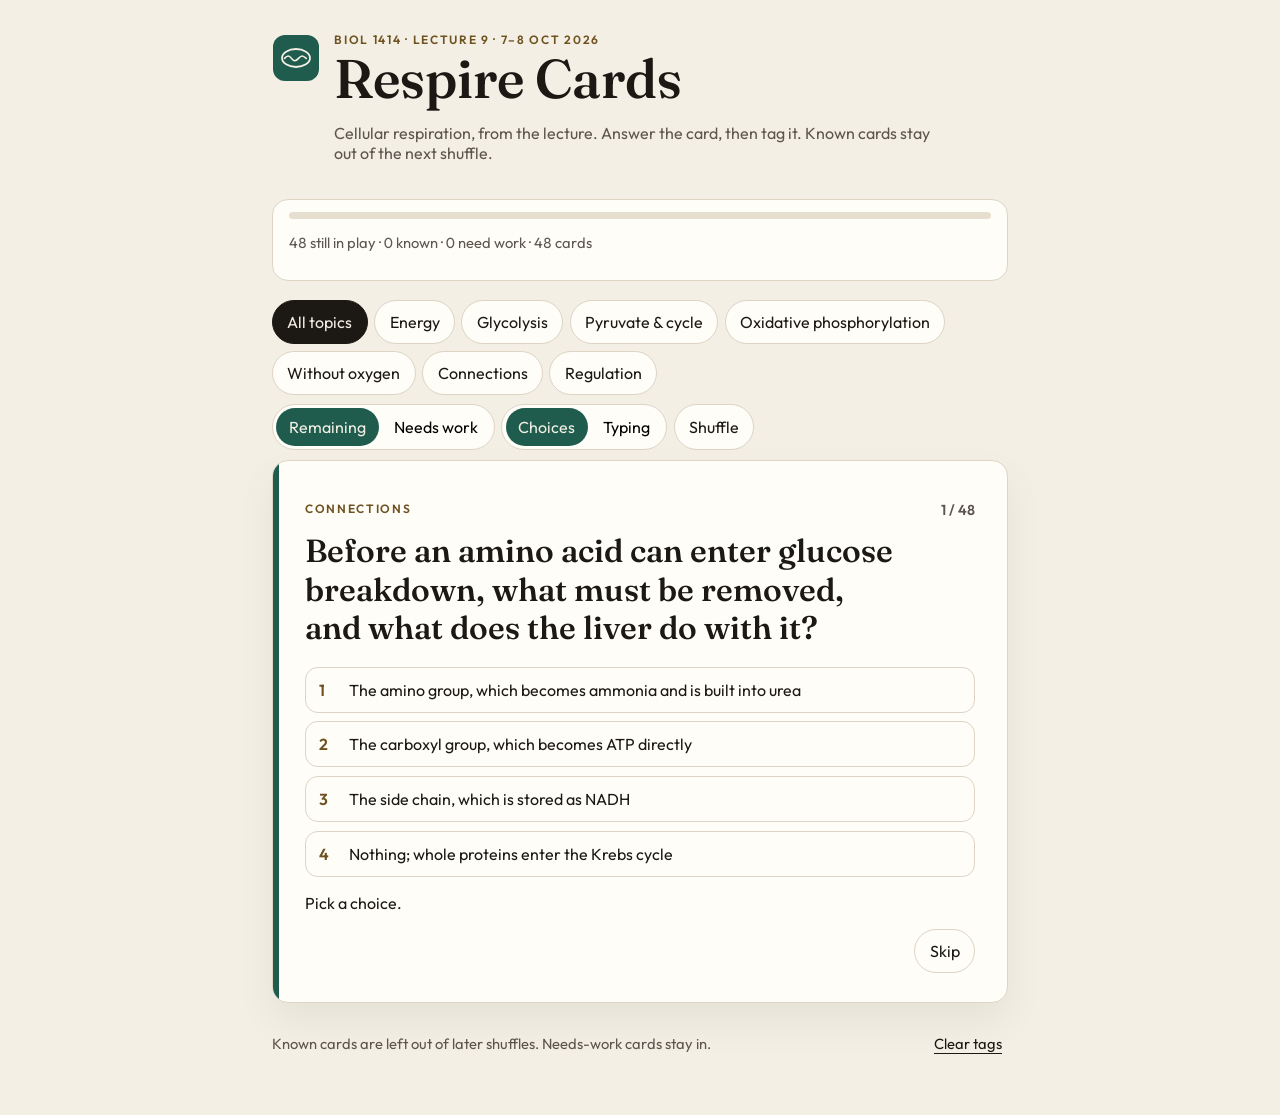
<file: index.html>
<!DOCTYPE html>
<html lang="en">
  <head>
    <meta charset="utf-8" />
    <meta name="viewport" content="width=device-width, initial-scale=1" />
    <title>Respire Cards · BIOL 1414 Lecture 9</title>
    <meta
      name="description"
      content="Flashcards for BIOL 1414 Lecture 9, cellular respiration. Check each answer, then tag cards you know so the next shuffle leaves them out."
    />
    <link rel="icon" href="/favicon.svg" type="image/svg+xml" />
    <link rel="preconnect" href="https://fonts.googleapis.com" />
    <link rel="preconnect" href="https://fonts.gstatic.com" crossorigin />
    <link
      href="https://fonts.googleapis.com/css2?family=Fraunces:opsz,wght@9..144,560;9..144,640&family=Outfit:wght@400;500;600&display=swap"
      rel="stylesheet"
    />
    <style>
      :root {
        --paper: #f3efe4;
        --paper-deep: #e6dfd0;
        --card: #fffdf8;
        --ink: #1c1915;
        --muted: #5c564e;
        --line: #ddd4c4;
        --rule: #e4dccb;
        --pine: #1f5c4d;
        --pine-soft: #e5f2ec;
        --clay: #8e3018;
        --clay-soft: #f8e8e2;
        --brass: #6e5220;
      }
      * { box-sizing: border-box; }
      html { -webkit-font-smoothing: antialiased; }
      body {
        margin: 0;
        min-height: 100vh;
        color: var(--ink);
        font-family: Outfit, "Avenir Next", "Segoe UI", sans-serif;
        background-color: var(--paper);
      }
      button { font: inherit; cursor: pointer; }
      button:disabled { cursor: default; }
      :focus-visible { outline: 2px solid var(--pine); outline-offset: 2px; }
      main { max-width: 48rem; margin: 0 auto; padding: 2rem 1rem 3rem; }
      .kicker { letter-spacing: 0.14em; text-transform: uppercase; color: var(--brass); font-size: 0.75rem; font-weight: 600; margin: 0; }
      h1 { font-family: Fraunces, Palatino, serif; font-size: clamp(2.4rem, 6vw, 3.4rem); line-height: 1.05; margin: 0.2rem 0 0; font-weight: 560; }
      .lede { color: var(--muted); max-width: 38rem; }
      .stats, .card, .done { background: var(--card); border: 1px solid var(--line); border-radius: 1rem; }
      .stats { padding: 0.8rem 1rem; margin: 1.2rem 0; }
      .bar { display: flex; height: 0.4rem; background: var(--paper-deep); border-radius: 999px; overflow: hidden; }
      .bar i { display: block; height: 100%; }
      .meta { display: flex; flex-wrap: wrap; gap: 0.35rem 1rem; color: var(--muted); font-variant-numeric: tabular-nums; font-size: 0.92rem; }
      .row { display: flex; flex-wrap: wrap; gap: 0.4rem; margin-bottom: 0.6rem; }
      .chip, .ghost, .solid, .tag, .choice { min-height: 2.75rem; border-radius: 999px; border: 1px solid var(--line); background: var(--card); color: var(--ink); }
      .chip, .ghost, .solid { padding: 0.4rem 0.9rem; }
      .chip[aria-pressed="true"] { background: var(--ink); color: var(--paper); border-color: var(--ink); }
      .seg button[aria-pressed="true"] { background: var(--pine); color: var(--paper); }
      .seg { display: flex; gap: 0.15rem; padding: 0.2rem; border: 1px solid var(--line); border-radius: 999px; background: var(--card); }
      .seg button { border: 0; background: transparent; min-height: 2.35rem; border-radius: 999px; padding: 0 0.8rem; }
      .card { position: relative; overflow: hidden; box-shadow: 0 18px 40px rgb(28 25 21 / 0.06); }
      .card .pad, .done { padding: 1.4rem 1.2rem 1.2rem 1.4rem; }
      .spine { position: absolute; inset: 0 auto 0 0; width: 0.4rem; background: var(--pine); }
      .topic { display: flex; justify-content: space-between; gap: 1rem; color: var(--brass); font-size: 0.75rem; letter-spacing: 0.14em; text-transform: uppercase; font-weight: 600; }
      .topic span:last-child { color: var(--muted); letter-spacing: 0; text-transform: none; font-size: 0.9rem; }
      h2 { font-family: Fraunces, Palatino, serif; font-size: clamp(1.6rem, 4vw, 2rem); line-height: 1.2; font-weight: 560; margin: 0.8rem 0 0; text-wrap: balance; }
      .choices { display: grid; gap: 0.55rem; margin-top: 1.2rem; }
      .choice { display: flex; gap: 0.7rem; text-align: left; align-items: flex-start; border-radius: 0.8rem; padding: 0.75rem 0.8rem; width: 100%; }
      .choice b { color: var(--brass); font-weight: 600; width: 1.2rem; flex: none; }
      .choice.right { background: var(--pine-soft); border-color: var(--pine); }
      .choice.wrong { background: var(--clay-soft); border-color: var(--clay); }
      .choice.dim { color: var(--muted); }
      label { display: block; margin-top: 1.1rem; color: var(--muted); font-size: 0.92rem; }
      input { width: 100%; min-height: 2.75rem; margin-top: 0.35rem; border-radius: 0.8rem; border: 1px solid var(--line); background: var(--paper); padding: 0 0.8rem; font: inherit; color: var(--ink); }
      .warn { color: var(--clay); font-weight: 600; }
      .banner { margin-top: 1rem; border-radius: 0.8rem; padding: 0.9rem 1rem; color: var(--paper); }
      .banner.ok { background: var(--pine); }
      .banner.no { background: var(--clay); }
      .banner strong { font-family: Fraunces, Palatino, serif; font-size: 1.6rem; display: block; }
      .banner p { margin: 0.35rem 0 0; }
      .tags { display: grid; gap: 0.5rem; margin-top: 0.8rem; }
      @media (min-width: 640px) { .tags { grid-template-columns: 1fr 1fr; } .card .pad, .done { padding: 1.8rem 2rem; } }
      .tag { border-radius: 0.8rem; font-weight: 650; }
      .tag.on-pine { background: var(--pine); color: var(--paper); border-color: var(--pine); }
      .tag.on-clay { background: var(--clay); color: var(--paper); border-color: var(--clay); }
      .actions { display: flex; justify-content: flex-end; margin-top: 0.9rem; }
      .solid { background: var(--pine); color: var(--paper); border-color: var(--pine); font-weight: 650; }
      .solid.ink { background: var(--ink); border-color: var(--ink); }
      .foot { display: flex; flex-wrap: wrap; justify-content: space-between; gap: 0.6rem; margin-top: 1rem; color: var(--muted); font-size: 0.92rem; align-items: center; }
      .linkish { background: none; border: 0; color: var(--ink); text-decoration: underline; text-underline-offset: 0.25rem; min-height: 2.75rem; }
      .mark { width: 3rem; height: 3rem; flex: none; margin-top: 0.15rem; }
      .head { display: flex; gap: 0.9rem; align-items: flex-start; }
      .topic-pick { display: none; align-items: center; gap: 0.6rem; margin-bottom: 0.6rem; }
      .topic-pick span { color: var(--muted); font-size: 0.92rem; font-weight: 600; }
      .topic-pick select { flex: 1; min-height: 2.75rem; border-radius: 999px; border: 1px solid var(--line); background: var(--card); color: var(--ink); font: inherit; padding: 0 0.8rem; }
      @media (max-width: 639px) {
        #topics { display: none; }
        .topic-pick { display: flex; }
        main { padding-top: 1.25rem; }
      }
    </style>
  </head>
  <body>
    <main>
      <header class="head">
        <svg class="mark" viewBox="0 0 48 48" aria-hidden="true">
          <rect x="1" y="1" width="46" height="46" rx="12" fill="#1f5c4d" />
          <ellipse cx="24" cy="24" rx="14" ry="9" fill="none" stroke="#f3efe4" stroke-width="1.8" />
          <path d="M12.5 24.4c2.8-3.2 4.8-3.2 7 0s4.2 3.2 7 0 4.2-3.2 7.8 0" fill="none" stroke="#f3efe4" stroke-width="1.6" stroke-linecap="round" />
        </svg>
        <div>
          <p class="kicker">BIOL 1414 · Lecture 9 · 7–8 Oct 2026</p>
          <h1>Respire Cards</h1>
          <p class="lede">Cellular respiration, from the lecture. Answer the card, then tag it. Known cards stay out of the next shuffle.</p>
        </div>
      </header>
      <section class="stats" aria-live="polite">
        <div class="bar" aria-hidden="true"><i id="bar-known"></i><i id="bar-work"></i></div>
        <p class="meta" id="stats"></p>
      </section>
      <label class="topic-pick">
        <span>Topic</span>
        <select id="topic-select" aria-label="Topic"></select>
      </label>
      <div class="row" id="topics"></div>
      <div class="row">
        <div class="seg" role="group" aria-label="Deck">
          <button type="button" id="view-remaining">Remaining</button>
          <button type="button" id="view-work">Needs work</button>
        </div>
        <div class="seg" role="group" aria-label="Answer by">
          <button type="button" id="mode-choice">Choices</button>
          <button type="button" id="mode-recall">Typing</button>
        </div>
        <button type="button" class="ghost" id="shuffle">Shuffle</button>
      </div>
      <section id="stage"></section>
      <footer class="foot">
        <p>Known cards are left out of later shuffles. Needs-work cards stay in.</p>
        <button type="button" class="linkish" id="clear">Clear tags</button>
      </footer>
    </main>
    <script>
      const CARDS = [{"id":"resp-job","topic":"Energy","prompt":"What does cellular respiration do with the energy stored in glucose?","answer":"Converts it into ATP the cell can use","accept":["makes atp from glucose","converts glucose energy into atp","extracts energy from glucose to make atp","turns chemical energy of glucose into atp"],"choices":["Converts it into ATP the cell can use","Stores it as heat so the cell stays warm","Turns oxygen directly into sugar","Builds glucose from carbon dioxide"],"why":"Respiration is a series of pathways that extract the chemical energy in glucose and convert it into ATP."},{"id":"redox-ox","topic":"Energy","prompt":"In a redox reaction, oxidation means what?","answer":"Loss of an electron","accept":["losing an electron","electrons are lost","leo","removal of an electron"],"choices":["Loss of an electron","Gain of an electron","Addition of a phosphate","Splitting of water"],"why":"LEO the lion says GER: lose electrons, oxidized; gain electrons, reduced.","strict":true},{"id":"redox-red","topic":"Energy","prompt":"In a redox reaction, reduction means what?","answer":"Gain of an electron","accept":["gaining an electron","electrons are gained","ger","addition of an electron"],"choices":["Gain of an electron","Loss of an electron","Release of a phosphate","Loss of a proton only"],"why":"The reduced form holds more potential energy. NAD+ becomes NADH when it is reduced.","strict":true},{"id":"redox-pe","topic":"Energy","prompt":"What happens to potential energy when a molecule is oxidized?","answer":"Potential energy decreases","accept":["it decreases","decreases","potential energy goes down","energy decreases"],"choices":["Potential energy decreases","Potential energy increases","Potential energy stays the same","The molecule is destroyed"],"why":"Reduction raises potential energy. Cells move electrons in small packages so the drop is usable, not destructive.","strict":true},{"id":"small-steps","topic":"Energy","prompt":"Why are electrons removed from food in small steps instead of one burst?","answer":"One burst would release too much energy and damage the cell","accept":["too much energy would be destructive","a single burst would damage the cell","small packages avoid a destructive burst"],"choices":["One burst would release too much energy and damage the cell","Oxygen can only accept one electron per hour","Enzymes cannot bind a whole glucose at once","The nucleus cannot store a large charge"],"why":"Most of the energy cells use sits in high-energy electrons. Tracking respiration means tracking those electrons."},{"id":"nad-form","topic":"Energy","prompt":"NAD comes from which vitamin, and which form of NAD is reduced?","answer":"Vitamin B3 (niacin); NADH is reduced","accept":["b3 nadh","niacin nadh","vitamin b3 and nadh","niacin reduced form is nadh"],"choices":["Vitamin B3 (niacin); NADH is reduced","Vitamin B2; NAD+ is reduced","Vitamin C; NADPH is reduced","Vitamin B12; FAD is reduced"],"why":"NAD+ is the oxidized carrier. NADH is the reduced carrier that shuttles high-energy electrons."},{"id":"oxidizing-agent","topic":"Energy","prompt":"When RH reduces NAD+ to NADH, which molecule is the oxidizing agent?","answer":"NAD+","accept":["nad+","nad plus","oxidized nad","nad"],"choices":["NAD+","NADH","RH","ATP"],"why":"The oxidizing agent is reduced. NAD+ gains electrons. RH is the reducing agent and is oxidized to R.","strict":true},{"id":"fad","topic":"Energy","prompt":"FAD is made from which vitamin, and what is its reduced form?","answer":"Vitamin B2 (riboflavin); FADH2","accept":["b2 fadh2","riboflavin fadh2","vitamin b2 and fadh2"],"choices":["Vitamin B2 (riboflavin); FADH2","Vitamin B3 (niacin); NADH","Vitamin B1; FAD+","Vitamin B6; NADPH"],"why":"NAD+ and FAD are the carriers used to pull energy out of sugars. FADH2 feeds the chain later than NADH."},{"id":"nadp","topic":"Energy","prompt":"How is NADP different from NAD, and where does the lecture put it to work?","answer":"It has an extra phosphate and is used in anabolic reactions and photosynthesis","accept":["extra phosphate photosynthesis","extra phosphate and anabolic reactions","used in photosynthesis not sugar breakdown"],"choices":["It has an extra phosphate and is used in anabolic reactions and photosynthesis","It has one less phosphate and replaces ATP","It is the final electron acceptor of the chain","It carries oxygen into mitochondria"],"why":"Anabolic means synthesis. NAD+ and FAD extract energy from sugars; NADP does not do that job."},{"id":"free-energy","topic":"Energy","prompt":"Why can't a cell store leftover energy as free energy?","answer":"It becomes heat and uncontrolled motion that can kill the cell","accept":["excess heat and thermal motion","it would damage or kill the cell","free energy becomes destructive heat"],"choices":["It becomes heat and uncontrolled motion that can kill the cell","Free energy leaks out through the cell wall as light","Membranes cannot touch a charged molecule","Free energy turns into DNA"],"why":"ATP works like a rechargeable battery: energy goes in when it is made and comes out when a phosphate is released."},{"id":"dephos","topic":"Energy","prompt":"What is dephosphorylation of ATP?","answer":"Energy is released when one or two phosphates leave ATP","accept":["release of a phosphate from atp","removing phosphate groups from atp releases energy","hydrolysis of atp to adp"],"choices":["Energy is released when one or two phosphates leave ATP","A phosphate is added to ADP with no energy change","ATP loses adenine and becomes a sugar","The cell burns ATP without making ADP"],"why":"The phosphates repel one another, so ATP is unstable and ready to give one up. That transfer is usually onto another molecule."},{"id":"two-atp-routes","topic":"Energy","prompt":"About what share of ATP from glucose comes from chemiosmosis?","answer":"About 90%","accept":["90","90 percent","about 90","ninety percent","90%"],"choices":["About 90%","About 10%","About 50%","100%"],"why":"Substrate-level phosphorylation, moving a phosphate from an intermediate onto ADP, makes only about 10%.","strict":true},{"id":"slp","topic":"Energy","prompt":"What is substrate-level phosphorylation?","answer":"ATP is made by moving a phosphate from a pathway intermediate onto ADP","accept":["phosphate transferred from an intermediate to adp","a phosphate is removed from an intermediate to make atp","direct transfer of a phosphate to adp"],"choices":["ATP is made by moving a phosphate from a pathway intermediate onto ADP","Protons spin ATP synthase in the membrane","Oxygen is added to ADP","Glucose is phosphorylated by light"],"why":"It is the small, direct route. Chemiosmosis, in the mitochondrion of eukaryotes, makes the large share."},{"id":"oxphos-def","topic":"Energy","prompt":"What is oxidative phosphorylation?","answer":"ATP production that happens in the presence of oxygen","accept":["making atp using oxygen","atp made when oxygen is present","phosphorylation that requires oxygen"],"choices":["ATP production that happens in the presence of oxygen","Splitting glucose in the cytoplasm without oxygen","Building glucose from CO2","Adding a phosphate using only light"],"why":"Chemiosmosis also runs in photosynthesis, but oxidative phosphorylation is the oxygen-dependent ATP production of respiration."},{"id":"gly-where","topic":"Glycolysis","prompt":"Where does glycolysis occur, and does it use oxygen directly?","answer":"In the cytoplasm, and it does not use oxygen","accept":["cytoplasm no oxygen","cytosol and it is anaerobic","cytoplasm of prokaryotes and eukaryotes without oxygen","cytoplasm does not require oxygen"],"choices":["In the cytoplasm, and it does not use oxygen","In the mitochondrial matrix, and it requires oxygen","On the inner membrane, and it requires oxygen","In the nucleus, and it uses carbon dioxide"],"why":"Nearly every organism runs glycolysis. The lecture treats it as anaerobic: oxygen is not a reactant."},{"id":"glucose-entry","topic":"Glycolysis","prompt":"What two routes let glucose into a cell in this lecture?","answer":"Secondary active transport, and GLUT facilitated diffusion","accept":["secondary active transport and glut","glut proteins and active transport","facilitated diffusion through glut and secondary active transport"],"choices":["Secondary active transport, and GLUT facilitated diffusion","Simple diffusion through the lipid bilayer only","Endocytosis of starch granules","A nuclear pore and a vacuole pump"],"why":"GLUT proteins are glucose transporters. Secondary active transport moves glucose against its gradient."},{"id":"gly-invest","topic":"Glycolysis","prompt":"What does the energy-investment phase of glycolysis do, and what does it cost?","answer":"It traps glucose and splits it into two pyruvates, at a cost of 2 ATP","accept":["splits glucose into two pyruvates costs 2 atp","traps and splits glucose using 2 atp","two pyruvate and invests 2 atp"],"choices":["It traps glucose and splits it into two pyruvates, at a cost of 2 ATP","It makes 4 ATP and releases CO2","It reduces oxygen to water using 2 ATP","It joins two pyruvates into glucose and gains 2 ATP"],"why":"The first phase keeps glucose in the cell and rearranges the six-carbon sugar before the split into two three-carbon pyruvates."},{"id":"gly-net","topic":"Glycolysis","prompt":"What is the net yield of glycolysis from one glucose?","answer":"2 pyruvate, 2 NADH, and a net of 2 ATP","accept":["2 atp and 2 nadh","net 2 atp and 2 nadh","two atp two nadh two pyruvate","2 pyruvate 2 nadh net 2 atp"],"choices":["2 pyruvate, 2 NADH, and a net of 2 ATP","2 pyruvate, 2 NADH, and a net of 4 ATP","1 pyruvate, 1 FADH2, and 36 ATP","2 acetyl CoA and 2 CO2 only"],"why":"The payoff phase makes 4 ATP. Two replace the two that were spent, so the net is 2 ATP plus 2 NADH.","strict":true},{"id":"rbc","topic":"Glycolysis","prompt":"Why is glycolysis the only ATP source in a mature mammalian red blood cell?","answer":"It has no mitochondria, so it cannot respire aerobically","accept":["no mitochondria","red blood cells lack mitochondria","they cannot do aerobic respiration"],"choices":["It has no mitochondria, so it cannot respire aerobically","It has no cytoplasm, so the Krebs cycle is the only option","Hemoglobin blocks every enzyme except ATP synthase","Oxygen cannot cross the red cell membrane"],"why":"If glycolysis stops, the sodium-potassium pumps fail and the cell dies."},{"id":"whole-aerobic","topic":"Glycolysis","prompt":"In this lecture, about how many ATP does the full aerobic breakdown of one glucose yield?","answer":"About 32 to 36, and about 34 in humans","accept":["32 to 36","32 36","about 34","34","32-36","34 atp","humans make 34"],"choices":["About 32 to 36, and about 34 in humans","Exactly 2","Exactly 4","About 100"],"why":"The count varies by species, by how many protons the chain pumps, and by the shuttle. FAD shuttles (the lecture points to brain) make less ATP than NAD shuttles (liver). About 34% of the energy in glucose is captured; the rest leaves as heat.","strict":true},{"id":"pyruvate-product","topic":"Pyruvate & cycle","prompt":"In the mitochondria, pyruvate is prepared for the citric acid cycle by becoming what?","answer":"Acetyl CoA","accept":["acetyl coa","acetyl coenzyme a","acetyl-coa"],"choices":["Acetyl CoA","Lactate","Glucose","Oxaloacetate"],"why":"The conversion runs twice per glucose, once for each pyruvate. NAD+ is reduced to NADH, and the carbon that is removed leaves as CO2.","strict":true},{"id":"cac-names","topic":"Pyruvate & cycle","prompt":"What are two other names for the citric acid cycle, and who described it?","answer":"The TCA cycle and the Krebs cycle, described by Hans Krebs","accept":["tca and krebs","krebs cycle and tca cycle","hans krebs tca","krebs cycle hans krebs"],"choices":["The TCA cycle and the Krebs cycle, described by Hans Krebs","The Calvin cycle and the Hill cycle, described by Melvin Calvin","Glycolysis and fermentation, described by Louis Pasteur","The urea cycle and beta oxidation, described by Hans Krebs"],"why":"The lecture dates the discovery to 1930. It is a closed loop in the mitochondrion: the last step regenerates the compound the first step needs."},{"id":"cac-turn","topic":"Pyruvate & cycle","prompt":"What does one turn of the citric acid cycle produce?","answer":"2 CO2, 1 ATP (or GTP), 3 NADH, and 1 FADH2","accept":["2 co2 1 atp 3 nadh 1 fadh2","2 co2 1 gtp 3 nadh 1 fadh2","two co2 one atp three nadh one fadh2"],"choices":["2 CO2, 1 ATP (or GTP), 3 NADH, and 1 FADH2","1 CO2, 4 ATP, 1 NADH, and 3 FADH2","6 CO2, 2 ATP, and no electron carriers","2 pyruvate and 2 NADH only"],"why":"GTP is an ATP equivalent with a more limited use. Two acetyl groups enter per glucose, so the cycle turns twice.","strict":true},{"id":"cac-carbons","topic":"Pyruvate & cycle","prompt":"By the end of pyruvate oxidation plus the citric acid cycle, what has happened to the six carbons of glucose?","answer":"All six have left as CO2","accept":["released as co2","all six carbons are released as carbon dioxide","they become six co2","all leave as carbon dioxide"],"choices":["All six have left as CO2","They are rebuilt into glucose","They remain inside citrate","They are stored as glycogen"],"why":"Two carbons leave when the two pyruvates become acetyl CoA. Four leave across two turns of the cycle (2 CO2 per turn)."},{"id":"cac-oxygen","topic":"Pyruvate & cycle","prompt":"Does the citric acid cycle itself consume oxygen?","answer":"No. It is aerobic only because its NADH and FADH2 feed a pathway that uses oxygen","accept":["no","does not consume oxygen","no it does not directly use oxygen","it does not use oxygen directly"],"choices":["No. It is aerobic only because its NADH and FADH2 feed a pathway that uses oxygen","Yes. Each turn binds one O2 inside citrate","Yes. Oxygen is a substrate of succinate dehydrogenase","No. The cycle stops whenever any oxygen is present"],"why":"The cycle makes very little ATP directly. The carriers it loads are what the electron transport chain cashes in."},{"id":"cac-feedback","topic":"Pyruvate & cycle","prompt":"How do ATP, NADH, and ADP regulate the citric acid cycle in this lecture?","answer":"ATP slows the first step. ATP and NADH slow the third step, and ADP speeds it up","accept":["atp slows step 1 atp and nadh slow step 3 adp speeds step 3","negative feedback by atp and nadh positive by adp","high atp slows the cycle adp speeds it up"],"choices":["ATP slows the first step. ATP and NADH slow the third step, and ADP speeds it up","ATP speeds every step and ADP stops the cycle","NADH is the only activator and CO2 is the only inhibitor","The cycle is not regulated"],"why":"Step 1 is negative feedback from ATP. Step 3 has negative feedback from ATP and NADH and positive feedback from ADP."},{"id":"feedback-def","topic":"Pyruvate & cycle","prompt":"What is the difference between positive and negative feedback?","answer":"Positive feedback amplifies a process; negative feedback dampens it","accept":["positive amplifies negative dampens","positive makes more happen negative slows it","end products speed a positive loop and inhibit a negative loop"],"choices":["Positive feedback amplifies a process; negative feedback dampens it","Positive feedback always involves ATP; negative feedback always involves heat","They are two names for the same control","Positive feedback stops the stimulus; negative feedback removes the enzyme"],"why":"Lecture examples of positive feedback are clotting and childbirth (oxytocin). Negative examples are a toilet float and prairie grasses that inhibit their own crowding."},{"id":"amphibolic","topic":"Pyruvate & cycle","prompt":"Why is the citric acid cycle called amphibolic?","answer":"It is both catabolic and anabolic","accept":["both breakdown and synthesis","catabolic and anabolic","it breaks down acetyl groups and builds amino acids"],"choices":["It is both catabolic and anabolic","It runs only in amphibians","It uses both acid and base at the same step","It occurs in both the nucleus and the cytosol"],"why":"It breaks acetyl groups down and also supplies skeletons for many nonessential amino acids.","strict":true},{"id":"oxphos-parts","topic":"Oxidative phosphorylation","prompt":"What are the two parts of oxidative phosphorylation, and where do protons collect?","answer":"The electron transport chain and chemiosmosis; protons collect in the intermembrane space","accept":["electron transport chain and chemiosmosis intermembrane space","etc and chemiosmosis in the intermembrane space","chain and atp synthase protons in the intermembrane space"],"choices":["The electron transport chain and chemiosmosis; protons collect in the intermembrane space","Glycolysis and the Krebs cycle; protons collect in the cytosol","Fermentation and the Calvin cycle; protons collect in the stroma","Transcription and translation; protons collect in the nucleus"],"why":"Protons flow back into the matrix through ATP synthase. That flow powers the addition of phosphate to ADP. This is most of the ATP from glucose."},{"id":"etc-only-o2","topic":"Oxidative phosphorylation","prompt":"Which part of glucose metabolism directly uses oxygen, and where are the complexes in eukaryotes?","answer":"The electron transport chain, in the inner mitochondrial membrane","accept":["electron transport chain inner mitochondrial membrane","etc on the inner membrane","only the electron transport chain uses oxygen"],"choices":["The electron transport chain, in the inner mitochondrial membrane","Glycolysis, in the cytoplasm","The citric acid cycle, in the matrix, where O2 enters citrate","Pyruvate oxidation, in the outer membrane"],"why":"Animals move oxygen in with a respiratory system. Plants, fungi, and bacteria rely on diffusion; plants use stomata. Prokaryotes, which lack mitochondria, put the chain in the plasma membrane."},{"id":"complex-1","topic":"Oxidative phosphorylation","prompt":"What does Complex I do with the electrons from NADH?","answer":"It passes them on and pumps four H+ into the intermembrane space","accept":["pumps 4 protons","pumps four hydrogen ions","pumps 4 h+ across the membrane","four protons pumped from nadh"],"choices":["It passes them on and pumps four H+ into the intermembrane space","It forms water and pumps no protons","It accepts FADH2 and pumps two H+ into the matrix","It converts NADH back to glucose"],"why":"The inner membrane separates the matrix from the intermembrane space. Pumping protons there builds the gradient.","strict":true},{"id":"complex-2","topic":"Oxidative phosphorylation","prompt":"Why does FADH2 yield less ATP than NADH?","answer":"It donates electrons at Complex II and skips Complex I, so fewer protons are pumped","accept":["skips complex 1","enters at complex ii fewer protons","fadh2 bypasses complex i","fewer protons pumped because it skips complex 1"],"choices":["It donates electrons at Complex II and skips Complex I, so fewer protons are pumped","FADH2 cannot donate electrons at all","Complex II pumps twice as many protons, but they leak","FADH2 is spent entirely in glycolysis"],"why":"ATP made is proportional to the number of protons pumped across the inner membrane."},{"id":"complex-4","topic":"Oxidative phosphorylation","prompt":"What does Complex IV do with oxygen?","answer":"It reduces O2, which picks up protons and becomes water","accept":["makes water","reduces oxygen to water","oxygen is the final acceptor and forms h2o","forms water from oxygen and protons"],"choices":["It reduces O2, which picks up protons and becomes water","It releases O2 as a waste gas","It attaches O2 to glucose","It pumps oxygen into the matrix as O2− gas"],"why":"Complex III pumps protons and hands electrons to Complex IV. Removing protons at Complex IV also supports the gradient. Oxygen is the final electron acceptor."},{"id":"synthase","topic":"Oxidative phosphorylation","prompt":"How does ATP synthase use the proton gradient?","answer":"H+ flows through it into the matrix, and the turning enzyme adds phosphate to ADP","accept":["protons spin atp synthase to make atp","h+ flows down the gradient through atp synthase","chemiosmosis turns atp synthase","proton flow phosphorylates adp"],"choices":["H+ flows through it into the matrix, and the turning enzyme adds phosphate to ADP","It pumps protons out and splits ATP","It diffuses H+ through the lipid bilayer with no protein","It binds oxygen and releases phosphate as heat"],"why":"The gradient is both chemical and electrical. H+ cannot cross the nonpolar membrane on its own, so it goes through this integral protein, which the lecture compares to a tiny generator."},{"id":"chemiosmosis-count","topic":"Oxidative phosphorylation","prompt":"About how many of the ATP from aerobic glucose breakdown come from chemiosmosis in this lecture?","answer":"About 28 to 32, roughly 90%","accept":["28 to 32","28 32","about 28-32","90 percent","28 to 32 atp"],"choices":["About 28 to 32, roughly 90%","Exactly 2, roughly 10%","Exactly 4 from glycolysis only","None; chemiosmosis makes heat, not ATP"],"why":"The electron transport chain returns NAD+ and FAD, makes water, and supplies the protons. Chemiosmosis is what turns that gradient into the large ATP harvest.","strict":true},{"id":"final-acceptor","topic":"Oxidative phosphorylation","prompt":"What is the final electron acceptor of the aerobic electron transport chain?","answer":"Oxygen","accept":["o2","molecular oxygen","oxygen gas"],"choices":["Oxygen","NAD+","Carbon dioxide","ATP synthase"],"why":"Electrons that began in glucose end on oxygen. The charged oxygen pulls in protons and water forms.","strict":true},{"id":"regen-nad","topic":"Without oxygen","prompt":"If oxygen is absent, why must the cell reoxidize NADH?","answer":"Glycolysis needs NAD+, and excess NADH can spawn free radicals","accept":["to regenerate nad+ for glycolysis","nad+ must be available to keep glycolysis going","to avoid free radicals and supply nad+"],"choices":["Glycolysis needs NAD+, and excess NADH can spawn free radicals","NADH must be stored so the nucleus can copy DNA","NADH is the final electron acceptor and has to be burned","The cell converts NADH into glucose"],"why":"A free radical is an unstable molecule that can damage lipids, proteins, and DNA. Fermentation's real payoff is getting NAD+ back, not a large ATP yield."},{"id":"ferm-vs-an","topic":"Without oxygen","prompt":"In this lecture, how is fermentation different from anaerobic respiration?","answer":"Fermentation uses only glycolysis and an organic acceptor. Anaerobic respiration still runs the cycle and the chain with an inorganic acceptor other than O2","accept":["fermentation uses only glycolysis","fermentation is glycolysis only with an organic acceptor","anaerobic respiration uses an inorganic acceptor","only glycolysis versus glycolysis cycle and chain"],"choices":["Fermentation uses only glycolysis and an organic acceptor. Anaerobic respiration still runs the cycle and the chain with an inorganic acceptor other than O2","They are the same pathway with the same acceptor","Fermentation uses the electron transport chain; anaerobic respiration is glycolysis only","Fermentation requires oxygen; anaerobic respiration requires light"],"why":"Inorganic acceptors named here include sulfur, nitrate, carbon dioxide, and iron. The lecture assigns both routes only 2 ATP per glucose, against about 34 to 38 for aerobic respiration."},{"id":"ecoli","topic":"Without oxygen","prompt":"How can E. coli in the gut run a respiratory chain without oxygen?","answer":"Nitrate reductase lets nitrate (NO3−) be the final electron acceptor","accept":["nitrate reductase","nitrate is the final electron acceptor","no3 minus","uses nitrate"],"choices":["Nitrate reductase lets nitrate (NO3−) be the final electron acceptor","It uses ATP synthase as the acceptor","It stops after glycolysis and makes ethanol","It exports electrons directly into the blood as oxygen"],"why":"Oxidative phosphorylation still happens; the acceptor and the ATP count differ. Some archaea (methanogens) use CO2 and release methane."},{"id":"alcohol","topic":"Without oxygen","prompt":"In alcohol fermentation, what is pyruvate turned into?","answer":"CO2 and acetaldehyde, then ethanol as NADH is oxidized back to NAD+","accept":["acetaldehyde then ethanol","ethanol and carbon dioxide","co2 and ethanol","acetaldehyde and ethanol regenerating nad+"],"choices":["CO2 and acetaldehyde, then ethanol as NADH is oxidized back to NAD+","Lactic acid, then glucose","Acetyl CoA, then citrate","Oxygen and water"],"why":"Yeast does this under anaerobic conditions, which is why wine and beer contain ethanol. The 2 ATP still come only from glycolysis. The electrons taken off sugar are donated back onto acetaldehyde."},{"id":"lactic","topic":"Without oxygen","prompt":"What happens in lactic acid fermentation during hard exercise?","answer":"NADH reduces pyruvate to lactic acid and regenerates NAD+","accept":["pyruvate becomes lactic acid","pyruvate to lactate regenerates nad+","lactic acid and nad+"],"choices":["NADH reduces pyruvate to lactic acid and regenerates NAD+","Pyruvate becomes ethanol inside the muscle","The muscle runs the citric acid cycle without NAD+","Lactic acid is the final acceptor of the electron transport chain"],"why":"That is the burn and the cramp. Muscle cells secrete lactic acid, and the liver converts it back to pyruvate. The route yields 2 ATP per glucose and keeps NADH from building up."},{"id":"fuels-sugar","topic":"Connections","prompt":"How do glycogen and sucrose enter glycolysis?","answer":"Glycogen is broken into glucose. Sucrose is split into glucose and fructose","accept":["glycogen to glucose sucrose to glucose and fructose","glycogen becomes glucose and sucrose becomes glucose and fructose"],"choices":["Glycogen is broken into glucose. Sucrose is split into glucose and fructose","Both enter the chain directly as FADH2","Both must be turned into cholesterol first","They skip glycolysis and enter as oxygen"],"why":"Lactose yields glucose and galactose. Fructose and galactose make as many ATP as glucose. All of these sugars are isomers of C6H12O6 or are built from them."},{"id":"amino-acids","topic":"Connections","prompt":"Before an amino acid can enter glucose breakdown, what must be removed, and what does the liver do with it?","answer":"The amino group, which becomes ammonia and is built into urea","accept":["amino group removed becomes ammonia then urea","remove the amino group urea","deamination and urea"],"choices":["The amino group, which becomes ammonia and is built into urea","The carboxyl group, which becomes ATP directly","The side chain, which is stored as NADH","Nothing; whole proteins enter the Krebs cycle"],"why":"Amino acids are usually recycled into new proteins. They are sent into catabolism when they are in excess or the body is starving. The liver makes urea from two ammonia molecules and one CO2. Respiration intermediates can also be used to make amino acids."},{"id":"lipids","topic":"Connections","prompt":"How are triglycerides connected to these pathways?","answer":"They are the long-term energy store and can be both made and broken down via the glucose pathways","accept":["long term energy storage","made and broken down during glucose pathways","triglycerides store energy and feed into respiration"],"choices":["They are the long-term energy store and can be both made and broken down via the glucose pathways","They replace ATP synthase in the membrane","They are the final electron acceptor in muscle","They cannot be made or broken down by animals"],"why":"Cholesterol, another lipid on this slide, keeps membranes flexible and is a precursor of steroid hormones."},{"id":"why-regulate","topic":"Regulation","prompt":"Why is cellular respiration regulated instead of always running at maximum?","answer":"The cell needs a balanced ATP supply and must spare intermediates for other molecules","accept":["balance atp and make other molecules","not maximum atp all the time","intermediates are needed for amino acids glycogen lipids and nucleic acids","balanced amount of atp"],"choices":["The cell needs a balanced ATP supply and must spare intermediates for other molecules","Maximum speed would run out of oxygen in the room","Enzymes work only once and must be conserved","Regulation is only needed in prokaryotes"],"why":"Those intermediates are pulled toward amino acids, proteins, glycogen, lipids, and nucleic acids."},{"id":"gly-control","topic":"Regulation","prompt":"Which steps of glycolysis are the main control points in this lecture?","answer":"Steps 1, 3, and 10","accept":["1 3 and 10","1 3 10","steps 1 3 and 10","the 1st 3rd and 10th"],"choices":["Steps 1, 3, and 10","Steps 2, 4, and 6","Only the last step","Every step equally"],"why":"The first two controlled steps are early and both hydrolyze ATP. Committing there means the later steps follow. The lecture also lists GLUT proteins, a separate enzyme for the reverse direction so the reaction does not sit at equilibrium, and allosteric effectors that reshape the active site.","strict":true},{"id":"mito-disease","topic":"Regulation","prompt":"Type 2 diabetes, in this lecture's career note, impairs which part of respiration?","answer":"Oxidation of NADH during oxidative phosphorylation, not the other stages","accept":["oxidative phosphorylation","nadh oxidation in the electron transport chain","efficiency of nadh oxidation","oxphos not glycolysis"],"choices":["Oxidation of NADH during oxidative phosphorylation, not the other stages","Only glycolysis in red blood cells","The conversion of light into glucose","DNA replication in the nucleus only"],"why":"Mitochondrial diseases can come from nuclear or mitochondrial DNA and leave cells short of ATP. Signs include muscle weakness, poor coordination, stroke-like episodes, and loss of vision or hearing. Many patients are children, but not all."},{"id":"carnivores","topic":"Connections","prompt":"About how many carnivorous plant species does the lecture cite, and which one is named first?","answer":"More than 600, starting with the Venus flytrap","accept":["more than 600 venus flytrap","over 600 dionaea","600 venus flytrap","more than 600 and the venus flytrap"],"choices":["More than 600, starting with the Venus flytrap","About 12, starting with the cactus","Exactly 4, all of them sundews","None; the slide says plants never consume animals"],"why":"Also named: American pitcher plants (Sarracenia), sun pitchers (Heliamphora), tropical pitcher plants (Nepenthes), and sundews (Drosera)."}];
      const KEY = "respire-cards-v1";
      const TOPICS = [...new Set(CARDS.map((card) => card.topic))];

      const state = {
        status: {},
        topic: "All",
        view: "remaining",
        mode: "choice",
        review: false,
        queue: [],
        pos: 0,
        options: [],
        result: null,
        session: { correct: 0, attempts: 0 },
        confirm: false,
      };

      function norm(input) {
        let text = input.toLowerCase();
        text = text.replace(/coenzyme\s*a/g, "coa");
        text = text.replace(/acetyl\s*[- ]?\s*co\s*-?\s*a/g, "acetyl coa");
        text = text.replace(/fad\s*h\s*2/g, "fadh2");
        text = text.replace(/nad\s*h/g, "nadh");
        text = text.replace(/nad\s*\+/g, "nad+");
        text = text.replace(/fad\s*\+/g, "fad+");
        text = text.replace(/[^a-z0-9+]+/g, " ");
        return text.replace(/\s+/g, " ").trim();
      }
      function hasPhrase(given, target) {
        return (" " + given + " ").includes(" " + target + " ");
      }
      function gradeRecall(input, card) {
        const given = norm(input);
        if (!given) return false;
        const targets = [card.answer, ...card.accept].map(norm).filter(Boolean);
        if (targets.some((target) => target === given)) return true;
        return targets.some((target) => target.length >= 8 && hasPhrase(given, target));
      }
      function shuffle(list) {
        const copy = list.slice();
        for (let i = copy.length - 1; i > 0; i -= 1) {
          const j = Math.floor(Math.random() * (i + 1));
          const tmp = copy[i];
          copy[i] = copy[j];
          copy[j] = tmp;
        }
        return copy;
      }
      function load() {
        try {
          const parsed = JSON.parse(localStorage.getItem(KEY) || "{}");
          const next = {};
          Object.entries(parsed.status || {}).forEach(([id, value]) => {
            if (value === "known" || value === "work") next[id] = value;
          });
          state.status = next;
        } catch {
          state.status = {};
        }
      }
      function save() {
        localStorage.setItem(KEY, JSON.stringify({ status: state.status }));
      }
      function pool() {
        return CARDS.filter((card) => {
          if (state.topic !== "All" && card.topic !== state.topic) return false;
          if (state.review) return true;
          if (state.status[card.id] === "known") return false;
          if (state.view === "work" && state.status[card.id] !== "work") return false;
          return true;
        });
      }
      function deal(review) {
        state.review = Boolean(review);
        state.queue = shuffle(pool());
        state.pos = 0;
        state.result = null;
        open();
        render();
      }
      function current() {
        return state.pos >= 0 && state.pos < state.queue.length ? state.queue[state.pos] : null;
      }
      function open() {
        const card = current();
        state.options = card ? shuffle(card.choices) : [];
        state.result = null;
      }
      function counts() {
        let known = 0;
        let work = 0;
        CARDS.forEach((card) => {
          if (state.status[card.id] === "known") known += 1;
          if (state.status[card.id] === "work") work += 1;
        });
        return { known, work, left: CARDS.length - known };
      }
      function grade(given, ok) {
        state.result = { ok, given };
        state.session.attempts += 1;
        if (ok) state.session.correct += 1;
        render();
      }
      function tag(kind) {
        const card = current();
        if (!card || !state.result) return;
        if (state.status[card.id] === kind) delete state.status[card.id];
        else state.status[card.id] = kind;
        save();
        render();
      }
      function next() {
        state.pos += 1;
        open();
        render();
      }

      const stage = document.getElementById("stage");
      const topics = document.getElementById("topics");
      const topicSelect = document.getElementById("topic-select");
      ["All", ...TOPICS].forEach((topic) => {
        const option = document.createElement("option");
        option.value = topic;
        option.textContent = topic === "All" ? "All topics" : topic;
        topicSelect.appendChild(option);
      });
      topicSelect.addEventListener("change", () => {
        state.topic = topicSelect.value;
        deal(false);
      });

      function render() {
        const tally = counts();
        document.getElementById("bar-known").style.width = (tally.known / CARDS.length) * 100 + "%";
        document.getElementById("bar-known").style.background = "var(--pine)";
        document.getElementById("bar-work").style.width = (tally.work / CARDS.length) * 100 + "%";
        document.getElementById("bar-work").style.background = "var(--clay)";
        const score =
          state.session.attempts > 0
            ? state.session.correct + "/" + state.session.attempts + " correct this sitting"
            : CARDS.length + " cards";
        document.getElementById("stats").textContent =
          tally.left + " still in play · " + tally.known + " known · " + tally.work + " need work · " + score;

        topics.innerHTML = "";
        ["All", ...TOPICS].forEach((topic) => {
          const button = document.createElement("button");
          button.type = "button";
          button.className = "chip";
          button.textContent = topic === "All" ? "All topics" : topic;
          button.setAttribute("aria-pressed", String(state.topic === topic));
          button.addEventListener("click", () => {
            state.topic = topic;
            deal(false);
          });
          topics.appendChild(button);
        });
        topicSelect.value = state.topic;
        document.getElementById("view-remaining").setAttribute("aria-pressed", String(state.view === "remaining"));
        document.getElementById("view-work").setAttribute("aria-pressed", String(state.view === "work"));
        document.getElementById("mode-choice").setAttribute("aria-pressed", String(state.mode === "choice"));
        document.getElementById("mode-recall").setAttribute("aria-pressed", String(state.mode === "recall"));

        const card = current();
        if (!card) {
          const emptyWork = state.view === "work" && tally.work === 0;
          const title =
            tally.known === CARDS.length
              ? "Every card is marked known."
              : emptyWork
                ? "Nothing is tagged needs work."
                : state.queue.length === 0 && state.topic !== "All"
                  ? "Nothing left in " + state.topic + "."
                  : "This shuffle is finished.";
          const detail =
            tally.known === CARDS.length
              ? "A normal shuffle stays empty until you clear a tag or review known cards."
              : tally.left + " still not marked known. Shuffle again and the known ones stay out.";
          stage.innerHTML =
            '<section class="done"><p class="kicker">End of this pass</p><h2>' +
            title +
            "</h2><p class=\"lede\">" +
            detail +
            '</p><div class="row" style="margin-top:1rem"><button type="button" class="solid" id="again">Shuffle remaining</button>' +
            (tally.known ? '<button type="button" class="ghost" id="review">Review known</button>' : "") +
            "</div></section>";
          document.getElementById("again").addEventListener("click", () => deal(false));
          const review = document.getElementById("review");
          if (review) review.addEventListener("click", () => deal(true));
          return;
        }

        const tagLine = state.status[card.id] === "known"
          ? "Tagged known. A normal shuffle will skip it."
          : state.status[card.id] === "work"
            ? "Tagged needs work. It stays in the deck."
            : "";
        const wrap = document.createElement("article");
        wrap.className = "card";
        wrap.innerHTML =
          '<span class="spine" aria-hidden="true"></span><div class="pad"><p class="topic"><span>' +
          card.topic +
          (state.review ? " · reviewing known" : "") +
          "</span><span>" +
          (state.pos + 1) +
          " / " +
          state.queue.length +
          '</span></p><h2></h2><p class="hint" id="tagline"></p><div id="answer"></div><div id="live" aria-live="polite"></div><div class="actions" id="nav"></div></div>';
        wrap.querySelector("h2").textContent = card.prompt;
        wrap.querySelector("#tagline").textContent = tagLine;
        const answer = wrap.querySelector("#answer");
        if (state.mode === "choice") {
          const list = document.createElement("div");
          list.className = "choices";
          list.setAttribute("role", "group");
          list.setAttribute("aria-label", "Answer choices");
          state.options.forEach((choice, index) => {
            const button = document.createElement("button");
            button.type = "button";
            button.className = "choice";
            if (state.result) {
              button.disabled = true;
              if (choice === card.answer) button.classList.add("right");
              else if (choice === state.result.given) button.classList.add("wrong");
              else button.classList.add("dim");
            }
            const num = document.createElement("b");
            num.textContent = String(index + 1);
            const text = document.createElement("span");
            text.textContent = choice;
            button.append(num, text);
            button.addEventListener("click", () => grade(choice, choice === card.answer));
            list.appendChild(button);
          });
          answer.appendChild(list);
        } else {
          const label = document.createElement("label");
          label.htmlFor = "recall";
          label.textContent = "Type the answer";
          const input = document.createElement("input");
          input.id = "recall";
          input.autocomplete = "off";
          input.placeholder = "A short phrase is enough";
          if (state.result) input.disabled = true;
          const check = document.createElement("button");
          check.type = "button";
          check.className = "solid";
          check.style.marginTop = "0.7rem";
          check.textContent = "Check answer";
          const warn = document.createElement("p");
          warn.className = "warn";
          label.appendChild(input);
          answer.append(label, warn);
          if (!state.result) answer.appendChild(check);
          check.addEventListener("click", () => {
            if (!input.value.trim()) {
              warn.textContent = "Type an answer to check it.";
              return;
            }
            grade(input.value.trim(), gradeRecall(input.value, card));
          });
          input.addEventListener("keydown", (event) => {
            if (event.key === "Enter") {
              event.preventDefault();
              check.click();
            }
          });
        }
        const live = wrap.querySelector("#live");
        if (state.result) {
          const banner = document.createElement("div");
          banner.className = "banner " + (state.result.ok ? "ok" : "no");
          banner.innerHTML =
            "<strong>" +
            (state.result.ok ? "Correct" : "Incorrect") +
            "</strong><p></p><p></p>";
          banner.querySelectorAll("p")[0].textContent = state.result.ok ? card.answer : "Answer: " + card.answer;
          banner.querySelectorAll("p")[1].textContent = card.why;
          live.appendChild(banner);
          const tags = document.createElement("div");
          tags.className = "tags";
          [["known", "I know this", "on-pine"], ["work", "Needs work", "on-clay"]].forEach(([kind, labelText, onClass]) => {
            const button = document.createElement("button");
            button.type = "button";
            button.className = "tag" + (state.status[card.id] === kind ? " " + onClass : "");
            button.textContent = labelText;
            button.setAttribute("aria-pressed", String(state.status[card.id] === kind));
            button.addEventListener("click", () => tag(kind));
            tags.appendChild(button);
          });
          live.appendChild(tags);
        } else {
          const hint = document.createElement("p");
          hint.className = "hint";
          hint.textContent = state.mode === "choice" ? "Pick a choice." : "Check your phrase against the lecture wording.";
          live.appendChild(hint);
        }
        const nav = wrap.querySelector("#nav");
        const skip = document.createElement("button");
        skip.type = "button";
        skip.className = state.result ? "solid ink" : "ghost";
        skip.textContent = state.result ? "Next card" : "Skip";
        skip.addEventListener("click", next);
        nav.appendChild(skip);
        stage.replaceChildren(wrap);
      }

      document.getElementById("shuffle").addEventListener("click", () => deal(false));
      document.getElementById("view-remaining").addEventListener("click", () => {
        state.view = "remaining";
        deal(false);
      });
      document.getElementById("view-work").addEventListener("click", () => {
        state.view = "work";
        deal(false);
      });
      document.getElementById("mode-choice").addEventListener("click", () => {
        state.mode = "choice";
        open();
        render();
      });
      document.getElementById("mode-recall").addEventListener("click", () => {
        state.mode = "recall";
        open();
        render();
      });
      document.getElementById("clear").addEventListener("click", () => {
        if (!state.confirm) {
          state.confirm = true;
          document.getElementById("clear").textContent = "Confirm clear";
          return;
        }
        state.status = {};
        state.confirm = false;
        document.getElementById("clear").textContent = "Clear tags";
        save();
        deal(false);
      });

      load();
      deal(false);
    </script>
  </body>
</html>
</file>
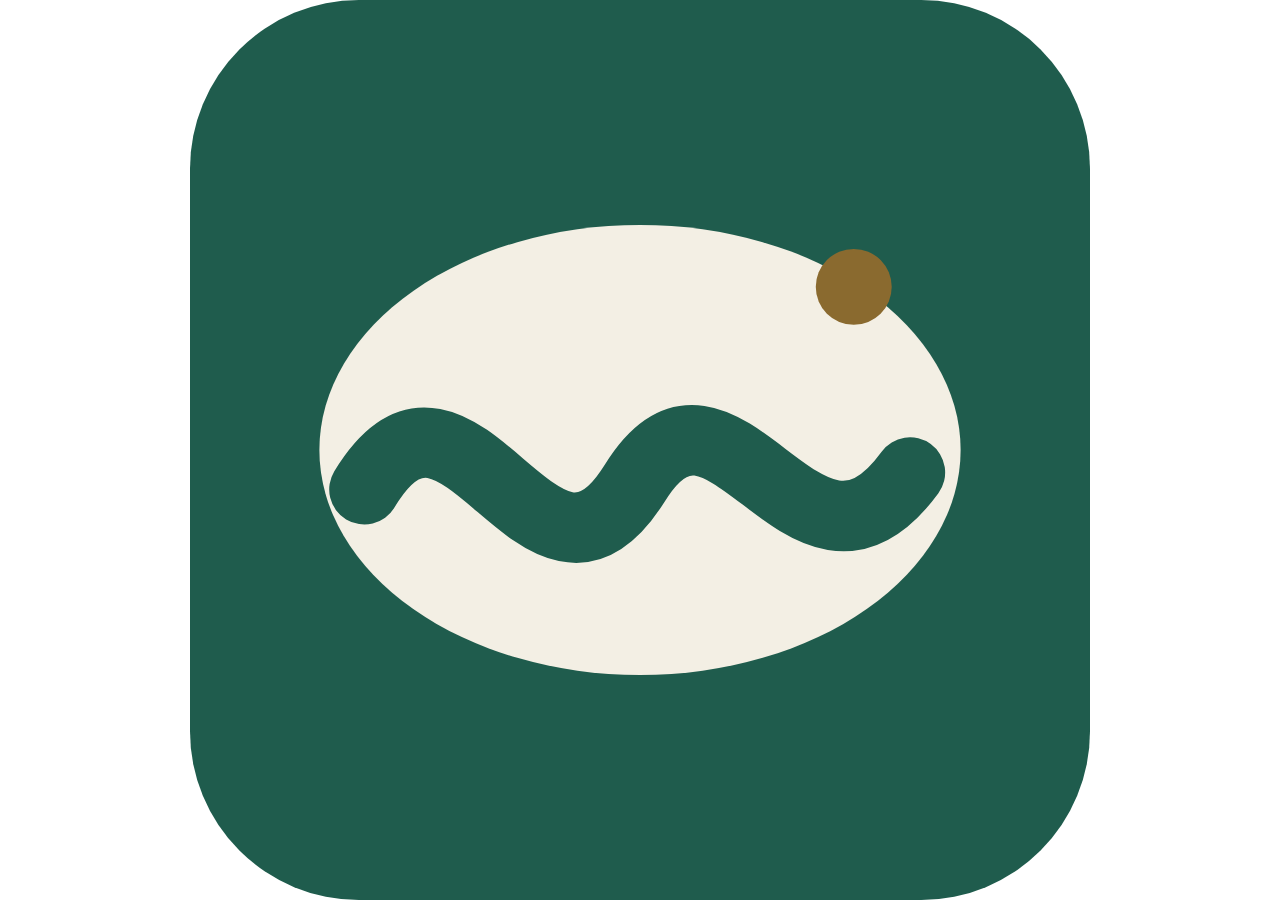
<file: .grok/favicon-preview.html>
<!doctype html><html><head><style>
html,body{margin:0;padding:0;background:#fff;width:100%;height:100%;overflow:hidden}
svg{display:block;width:100vw;height:100vh}
</style></head><body><svg xmlns="http://www.w3.org/2000/svg" viewBox="0 0 32 32" role="img" aria-label="Respire Cards">
  <rect width="32" height="32" rx="6" fill="#1F5C4D"/>
  <ellipse cx="16" cy="16" rx="11.4" ry="8" fill="#F3EFE4"/>
  <path d="M6.2 17.4c3.4-5.6 6.2 5.2 9.6-.2 3.2-5.2 6 4.8 9.8-.4" fill="none" stroke="#1F5C4D" stroke-width="2.5" stroke-linecap="round"/>
  <circle cx="23.6" cy="10.2" r="1.35" fill="#8A6A2F"/>
</svg>
</body></html>
</file>
